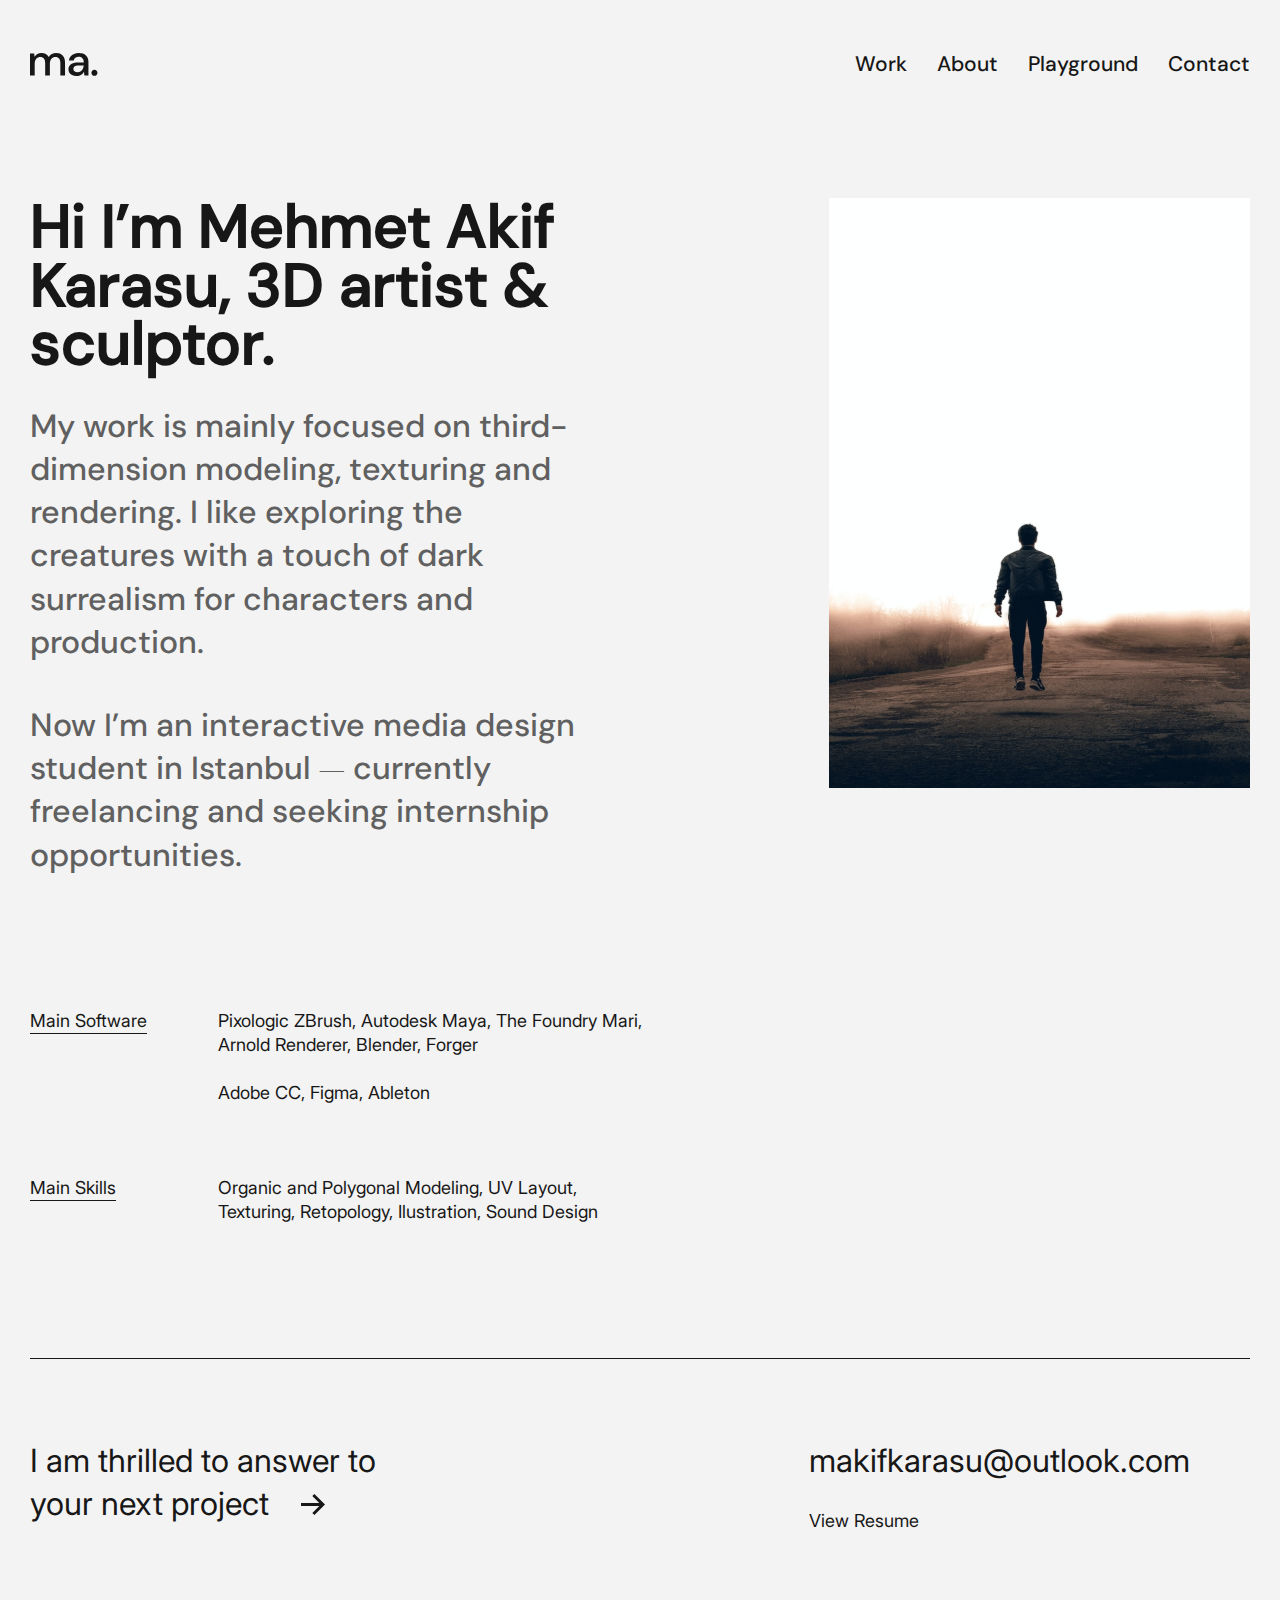
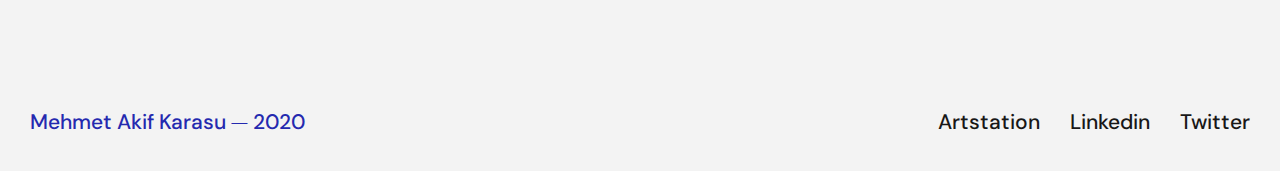
<file: index.html>
<!DOCTYPE html>
<html class="html" lang="en">

<head>
    <meta charset="UTF-8">
    <meta http-equiv="X-UA-Compatible" content="IE=edge">
    <meta name="viewport" content="width=device-width, initial-scale=1.0">
    <meta name="description" content="">
    <title>MA</title>
    <link rel="shortcut icon" href="images/icons/logo.svg" type="image/x-icon">
    <link rel="Stylesheet" href="css/style.css" </head>

<body class="body">
    <header class="header">
        <div class="container">
            <div class="header__inner">
                <img src="images/icons/logo.svg" alt="logo">
                <nav class="header__nav">
                    <ul class="header__list">
                        <li>
                            <a class="header__link" href="cases.html">Work</a>
                        </li>
                        <li>
                            <a class="header__link" href="#">About</a>
                        </li>
                        <li>
                            <a class="header__link" href="#">Playground</a>
                        </li>
                        <li>
                            <a class="header__link" href="#">Contact</a>
                        </li>
                    </ul>
                    <button class="header__btn" id="menuBtn" type="button">
                        <div class="bar1"></div>
                        <div class="bar2"></div>
                        <div class="bar3"></div>
                    </button>
                </nav>
            </div>
        </div>
        <nav class="header__menu" id="menu">
            <ul class="header__list header__list--mobile">
                <li>
                    <a class="header__link" href="cases.html">Work</a>
                </li>
                <li>
                    <a class="header__link" href="#">About</a>
                </li>
                <li>
                    <a class="header__link" href="#">Playground</a>
                </li>
                <li>
                    <a class="header__link" href="#">Contact</a>
                </li>
            </ul>
        </nav>
    </header>
    <main>
        <section class="intro">
            <div class="container">
                <div class="intro__inner">
                    <div class="intro__content">
                        <h1 class="intro__title">Hi I’m Mehmet Akif Karasu, 3D artist & sculptor.</h1>
                        <p class="intro__text">
                            My work is mainly focused on third-dimension modeling, texturing and rendering. I
                            like exploring the creatures with a touch of dark surrealism for characters and production.
                        </p>
                        <p class="intro__text">
                            Now I’m an interactive media design student in Istanbul ⏤ currently freelancing
                            and seeking internship opportunities.
                        </p>
                    </div>
                    <img class="intro__img" src="images/Profile Photo.svg" width="421" height="590" alt="Profile"
                        class="img">
                </div>
            </div>
        </section>
        <div class="container">
            <div class="skills">
                <ul class="skills__items">
                    <li class="skills__item">
                        <div class="skills__left">
                            <p class="skills__subtitle">Main Software</p>
                        </div>
                        <div class="skills__text">
                            <p>
                                Pixologic ZBrush, Autodesk Maya, The Foundry Mari, Arnold Renderer, Blender, Forger
                            </p>
                            <p>
                                Adobe CC, Figma, Ableton
                            </p>
                        </div>
                    </li>
                    <li class="skills__item">
                        <div class="skills__left">
                            <p class="skills__subtitle">Main Skills</p>
                        </div>
                        <div class="skills__text">
                            <p>
                                Organic and Polygonal Modeling, UV Layout, Texturing, Retopology, Ilustration, Sound
                                Design
                            </p>
                        </div>
                    </li>
                </ul>
            </div>
        </div>
        <div class="container">
            <div class="discription">
                <div class="contact">
                    <p class="discription__text">
                        I am thrilled to answer to your next project <img src="images/icons/strelka.svg">
                    </p>
                    <div class="discription__email">
                        <p><a class="email" href="malito:makifkarasu@outlook.com">makifkarasu@outlook.com</a></p>
                        <a class="email__link" href="#">View Resume</a>
                    </div>
                </div>
            </div>
        </div>
    </main>
    <footer class="footer">
        <div class="container">
            <div class="footer__inner">
                <p class="footer__text">
                    Mehmet Akif Karasu ⏤ 2020
                </p>
                <nav class="footer__nav">
                    <ul class="footer__list">
                        <li>
                            <a class="footer__link" href="#">Artstation</a>
                        </li>
                        <li>
                            <a class="footer__link" href="#">Linkedin</a>
                        </li>
                        <li>
                            <a class="footer__link" href="#">Twitter</a>
                        </li>
                    </ul>
                </nav>
            </div>
        </div>
    </footer>
</body>
<script src="js/index.js"></script>
</html>
</file>
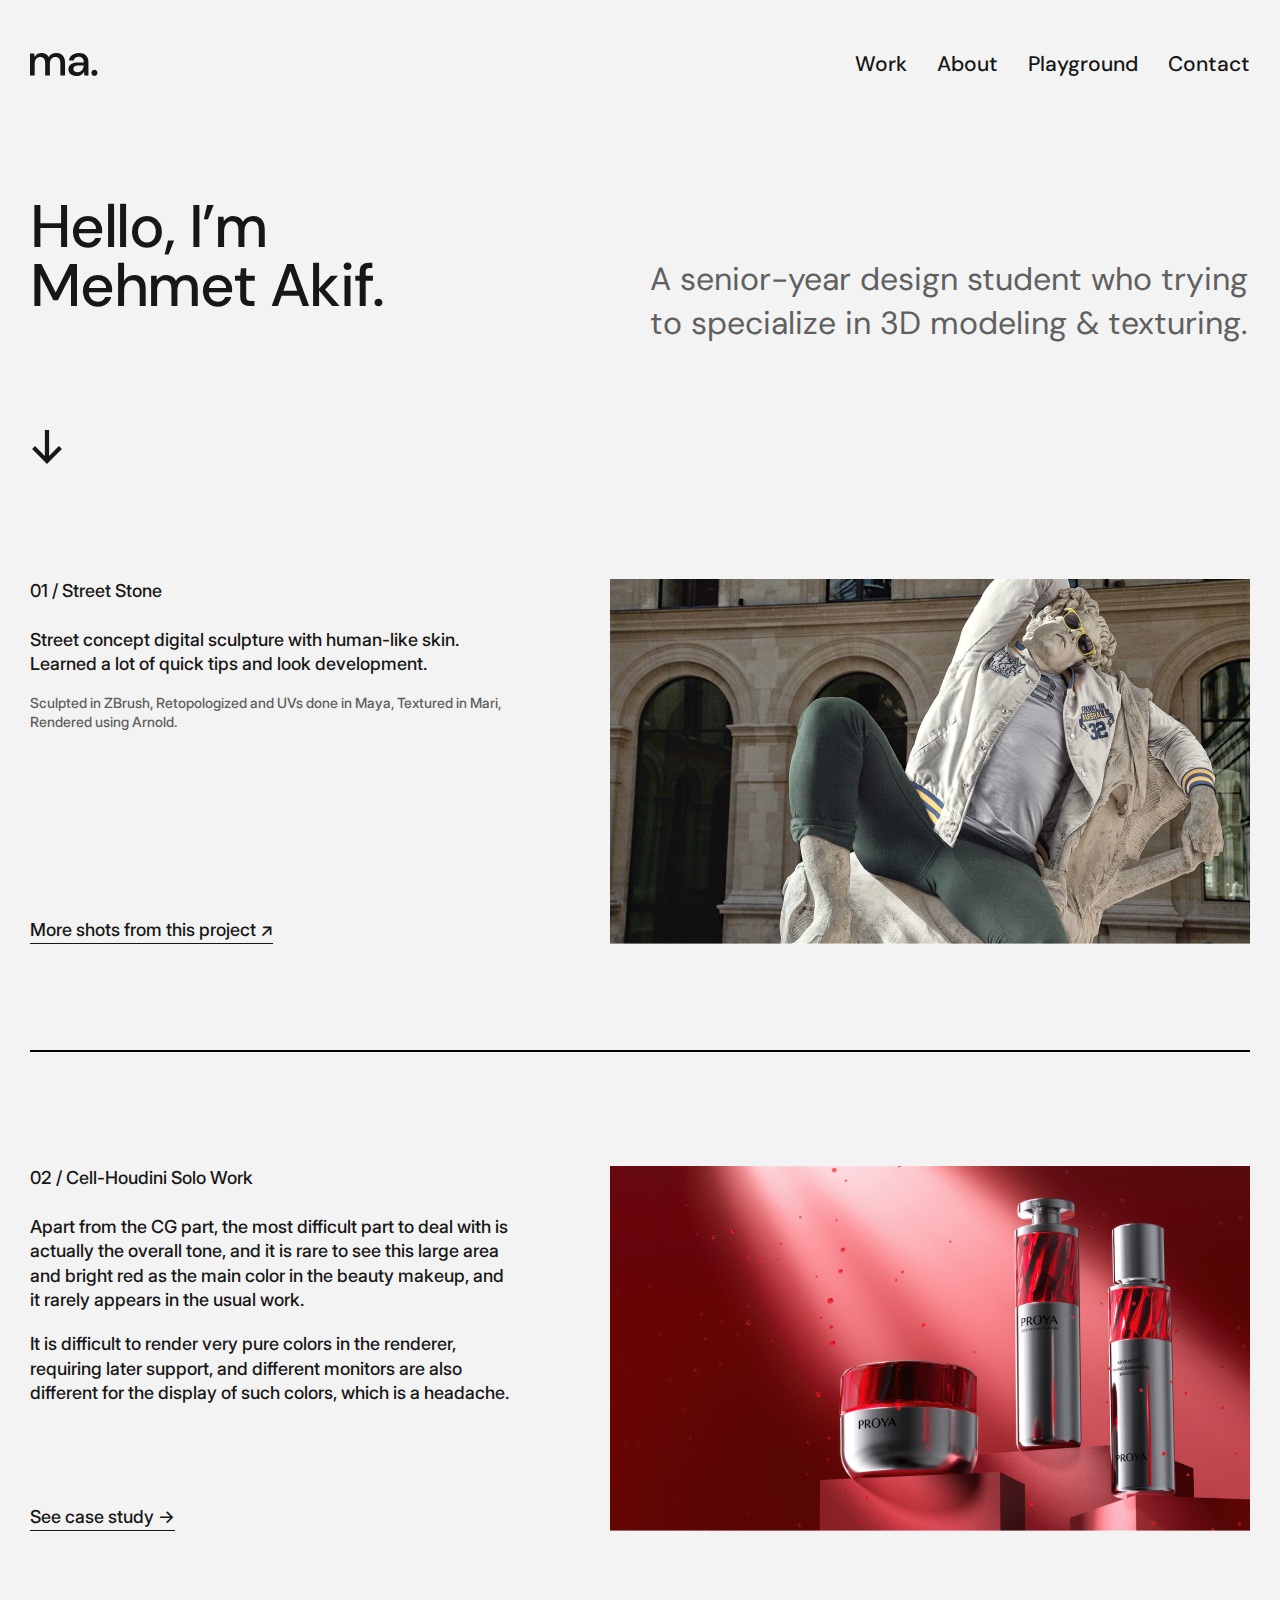
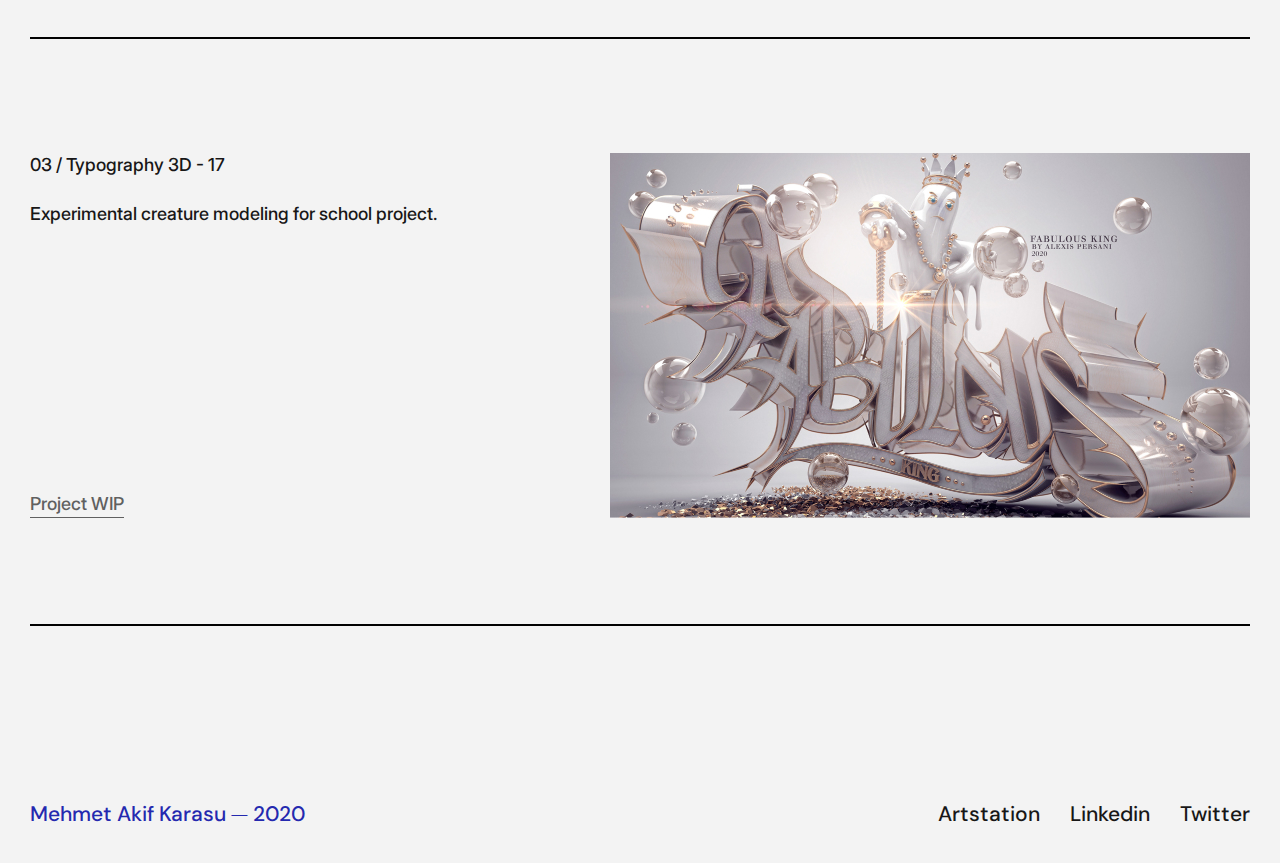
<file: cases.html>
<!DOCTYPE html>
<html class="html" lang="en">

<head>
    <meta charset="UTF-8">
    <meta http-equiv="X-UA-Compatible" content="IE=edge">
    <meta name="viewport" content="width=device-width, initial-scale=1.0">
    <meta name="description" content="">
    <title>MA | Cases</title>
    <link rel="shortcut icon" href="images/icons/logo.svg" type="image/x-icon">
    <link rel="Stylesheet" href="css/style.css" </head>

<body class="body">
    <header class="header">
        <div class="container">
            <div class="header__inner">
                <img src="images/icons/logo.svg" alt="logo">
                <nav class="header__nav">
                    <ul class="header__list">
                        <li>
                            <a class="header__link" href="#">Work</a>
                        </li>
                        <li>
                            <a class="header__link" href="#">About</a>
                        </li>
                        <li>
                            <a class="header__link" href="#">Playground</a>
                        </li>
                        <li>
                            <a class="header__link" href="#">Contact</a>
                        </li>
                    </ul>
                    <button class="header__btn" id="menuBtn" type="button">
                        <div class="bar1"></div>
                        <div class="bar2"></div>
                        <div class="bar3"></div>
                    </button>
                </nav>
            </div>
        </div>
        <nav class="header__menu" id="menu">
            <ul class="header__list header__list--mobile">
                <li>
                    <a class="header__link" href="cases.html">Work</a>
                </li>
                <li>
                    <a class="header__link" href="#">About</a>
                </li>
                <li>
                    <a class="header__link" href="#">Playground</a>
                </li>
                <li>
                    <a class="header__link" href="#">Contact</a>
                </li>
            </ul>
        </nav>
    </header>
    <main>
        <div class="container">
            <div class="head">
                <p class="head__line">Hello, I’m Mehmet Akif.</p>
                <p class="head__text">A senior-year design student who trying to specialize in 3D modeling & texturing.
                </p>
            </div>
            <img class="head__img" src="images/icons/strelka.svg">
        </div>
        <div class="container">
            <ul class="cases__items">
                <li class="cases__card">
                    <div class="cases__content">
                        <span class="cases__number">01 / Street Stone</span>
                        <div class="cases__description">
                            <p>Street concept digital sculpture with human-like skin. Learned a lot of quick tips and
                                look development.</p>
                        </div>
                        <p class="cases__subtext">Sculpted in ZBrush, Retopologized and UVs done in Maya, Textured in
                            Mari, Rendered using Arnold.</p>
                        <a class="cases__link" href="#">More shots from this project ↗</a>
                    </div>
                    <img src="images/cases/1.jpg" width="640" height="365">
                </li>
                <li class="cases__card">
                    <div class="cases__content">
                        <span class="cases__number">02 / Cell-Houdini Solo Work</span>
                        <div class="cases__description">
                            <p>Apart from the CG part, the most difficult part to deal with is actually the overall
                                tone, and it is rare to see this large area and bright red as the main color in the
                                beauty makeup, and it rarely appears in the usual work.</p>
                            <p>It is difficult to render very pure colors in the renderer, requiring later support, and
                                different monitors are also different for the display of such colors, which is a
                                headache.</p>
                        </div>
                        <a class="cases__link" href="#">See case study →</a>
                    </div>
                    <img src="images/cases/2.jpg" width="640" height="365">
                </li>
                <li class="cases__card">
                    <div class="cases__content">
                        <span class="cases__number">03 / Typography 3D - 17</span>
                        <div class="cases__description">
                            <p>Experimental creature modeling for school project.</p>
                        </div>
                        <p class="cases__subtext"></p>
                        <a class="cases__link__3" href="#">Project WIP</a>
                    </div>
                    <img src="images/cases/3.jpg" width="640" height="365">
                </li>
            </ul>
        </div>
    </main>
    <footer class="footer">
        <div class="container">
            <div class="footer__inner">
                <p class="footer__text">
                    Mehmet Akif Karasu ⏤ 2020
                </p>
                <nav class="footer__nav">
                    <ul class="footer__list">
                        <li>
                            <a class="footer__link" href="#">Artstation</a>
                        </li>
                        <li>
                            <a class="footer__link" href="#">Linkedin</a>
                        </li>
                        <li>
                            <a class="footer__link" href="#">Twitter</a>
                        </li>
                    </ul>
                </nav>
            </div>
        </div>
    </footer>
</body>
<script src="js/index.js"></script>

</html>
</file>
<file: css/style.css>
@import 'basic/_reset.css';
@import 'basic/_fonts.css';
@import 'basic/_global.css';
@import 'basic/_vars.css';

@import 'components/_header.css';
@import 'components/_footer.css';
@import 'components/_head.css';

@import 'home/_intro.css';
@import 'home/_skills.css';
@import 'home/_discription.css';

@import '_cases.css';
</file>
